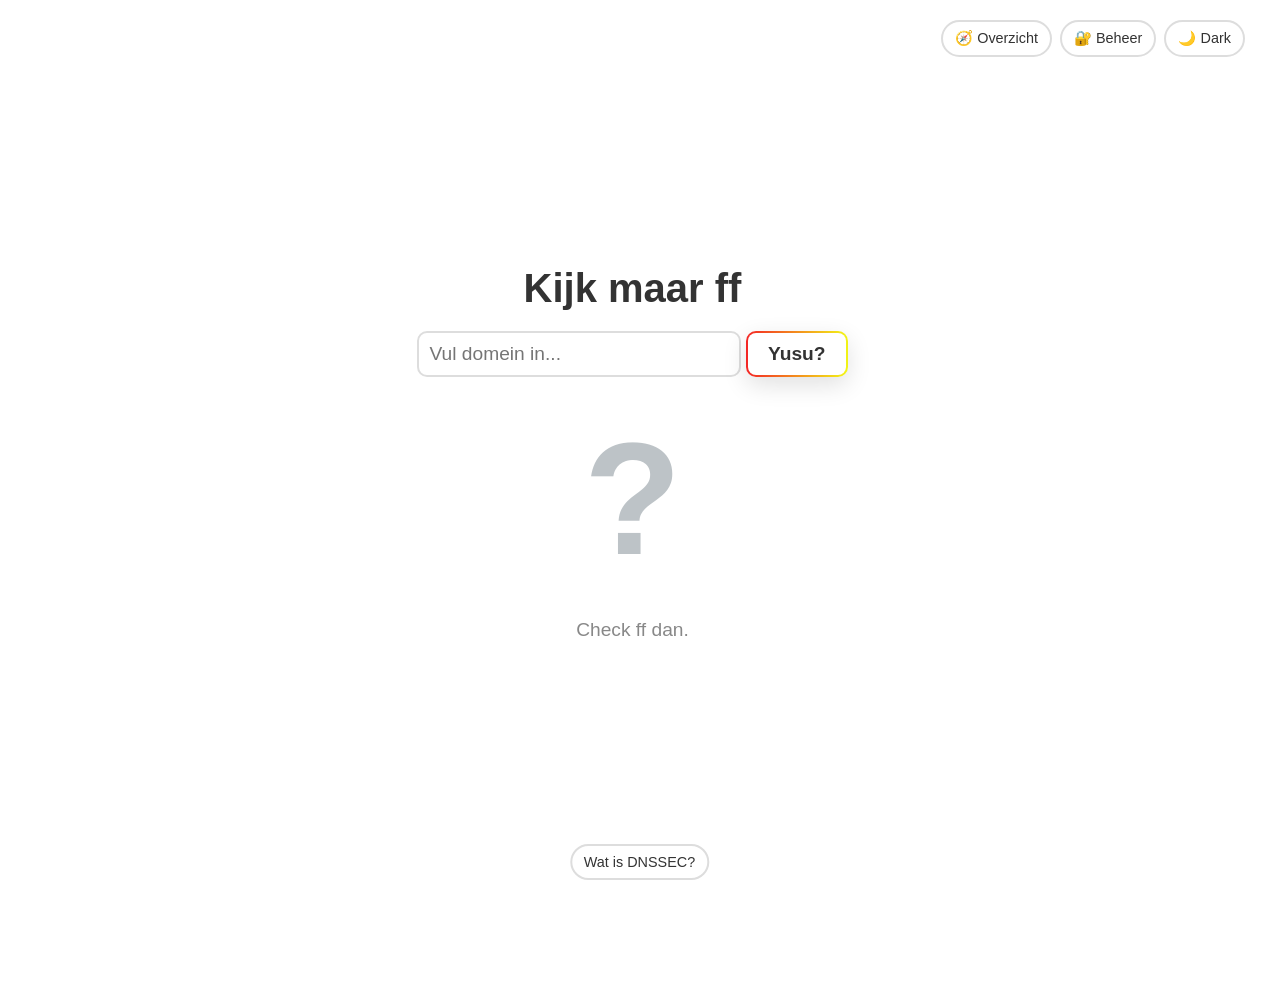
<file: index.html>
<!DOCTYPE html>
<html lang="nl">
<head>
    <script async src="https://www.googletagmanager.com/gtag/js?id=G-6KVMLB0CQ4"></script>
    <script>
      window.dataLayer = window.dataLayer || [];
      function gtag(){dataLayer.push(arguments);}
      gtag('js', new Date());

      gtag('config', 'G-6KVMLB0CQ4');
    </script>
    <meta charset="UTF-8">
    <meta name="viewport" content="width=device-width, initial-scale=1.0">
    <link rel="stylesheet" href="/assets/base.css?v=dev">
    <link rel="stylesheet" href="/assets/nav.css?v=dev">
    <script src="/assets/theme.js?v=dev"></script>
    <title>DNSSEC?</title>
    <link rel="icon" href="data:image/svg+xml,<svg xmlns=%22http://www.w3.org/2000/svg%22 viewBox=%220 0 100 100%22><text y=%22.9em%22 font-size=%2290%22>🚀</text></svg>">
    <style>
        /* Kleuren komen uit /assets/base.css */
        :root {
            --bg-color: var(--bg);
            --text-color: var(--text);
            --input-bg: var(--bg);
            --input-border: var(--border);
        }

        body {
            margin: 0;
            height: 100vh;
            display: flex;
            flex-direction: column;
            justify-content: center;
            align-items: center;
            font-family: 'Segoe UI', Tahoma, Geneva, Verdana, sans-serif;
            background-color: var(--bg-color);
            color: var(--text-color);
            transition: background-color 0.3s, color 0.3s;
            overflow: hidden;
            position: relative;
        }

        .container {
            text-align: center;
            z-index: 5;
        }

        #lukt-het {
            font-size: 1.2rem;
            color: var(--text-muted);
            height: 1.5em;
            margin-bottom: 5px;
            font-style: italic;
            visibility: hidden;
        }

        h1 {
            font-size: 2.5rem;
            margin-top: 0;
            margin-bottom: 20px;
        }

        input[type="text"] {
            padding: 10px;
            font-size: 1.2rem;
            border: var(--border-width) solid var(--input-border);
            border-radius: var(--radius-control);
            font-family: inherit;
            width: 300px;
            margin-bottom: 10px;
            background-color: var(--input-bg);
            color: var(--text-color);
        }

        /* Regenboogrand komt uit .rainbow-border (/assets/base.css) */
        button#check-btn {
            padding: 10px 20px;
            font-size: 1.2rem;
        }

        #status {
            font-size: 10rem;
            font-weight: bold;
            margin: 20px 0;
            min-height: 1.2em;
        }

        .ja { color: var(--green); }
        .nee { color: var(--red); }
        .laden { color: var(--neutral); }
        
        #details { font-size: 1.2rem; color: var(--text-muted); min-height: 1.5em; }

        #troll-btn {
            position: fixed;
            bottom: 20px;
            left: 50%;
            transform: translateX(-50%);
            text-decoration: none;
            padding: 8px 12px;
            font-size: 0.9rem;
            background-color: var(--bg);
            border: var(--border-width) solid var(--border);
            color: var(--text);
            border-radius: var(--radius-pill);
            transition: all 0.1s ease;
            z-index: 1000;
            white-space: nowrap;
        }

        #rocket {
            position: absolute;
            bottom: -100px;
            left: 50%;
            transform: translateX(-50%);
            font-size: 5rem;
            opacity: 0;
            z-index: 100;
            pointer-events: none;
        }

        @keyframes launch {
            0% { bottom: -100px; opacity: 0; transform: translateX(-50%) scale(1); }
            10% { opacity: 1; }
            90% { opacity: 1; }
            100% { bottom: 110vh; opacity: 0; transform: translateX(-50%) scale(1.1); }
        }

        .launching { animation: launch 2s ease-in forwards; }

        /* Koppen op mobiel: zelfde als Overzicht */
        @media (max-width: 640px) {
            h1 { font-size: 2rem; }
        }
    </style>
</head>
<body>

    <nav class="site-topbar">
        <div class="site-topbar-left"></div>
        <div class="site-topbar-right">
            <a href="/overzicht/" class="site-btn" title="Overzicht" aria-label="Overzicht">🧭<span class="nav-label"> Overzicht</span></a>
            <a href="/admin/" class="site-btn">🔐 Beheer</a>
            <button id="theme-toggle" class="site-btn" onclick="toggleTheme()" aria-label="Dark mode"></button>
        </div>
    </nav>
    <div id="rocket">🚀</div>

    <div class="container">
        <div id="lukt-het">Lukt het? 🎯</div>
        <h1>Kijk maar ff</h1>
        <input type="text" id="domainInput" placeholder="Vul domein in..." value="">
        <button id="check-btn" class="btn-rainbow-border rainbow-border" onclick="checkDNSSEC()">Yusu?</button>
        <p id="status" class="laden">?</p>
        <p id="details">Check ff dan.</p>
    </div>

    <a href="https://www.sidn.nl/moderne-internetstandaarden/dnssec" 
       target="_blank" 
       id="troll-btn" 
       onmouseover="moveButton(this)" 
       onclick="moveButton(this)">Wat is DNSSEC?</a>

    <script>
        let missCount = 0;

        function moveButton(btn) {
            missCount++;
            
            if (missCount >= 10) {
                document.getElementById('lukt-het').style.visibility = 'visible';
            }

            const padding = 50;
            const maxX = window.innerWidth - btn.offsetWidth - padding;
            const maxY = window.innerHeight - btn.offsetHeight - padding;
            
            const randomX = Math.max(padding, Math.floor(Math.random() * maxX));
            const randomY = Math.max(padding, Math.floor(Math.random() * maxY));

            btn.style.left = randomX + 'px';
            btn.style.top = randomY + 'px';
            btn.style.bottom = 'auto';
            btn.style.transform = 'none';
        }

        async function checkDNSSEC() {
            const input = document.getElementById('domainInput').value.trim();
            const statusElement = document.getElementById('status');
            const detailsElement = document.getElementById('details');
            const rocket = document.getElementById('rocket');

            if (!input) {
                alert("Vul eerst een domeinnaam in.");
                return;
            }

            statusElement.textContent = "...";
            statusElement.className = "laden";
            detailsElement.textContent = "Bezig met controleren...";
            rocket.classList.remove('launching');

            try {
                const response = await fetch(`https://dns.google/resolve?name=${input}&type=A&do=true`);
                const data = await response.json();

                if (data.AD === true) {
                    statusElement.textContent = 'Ja';
                    statusElement.className = 'ja';
                    detailsElement.textContent = 'Aha, oke.';
                    setTimeout(() => { rocket.classList.add('launching'); }, 300); 
                } else {
                    statusElement.textContent = 'Nee';
                    statusElement.className = 'nee';
                    detailsElement.textContent = 'Aha, oke.';
                }
            } catch (error) {
                statusElement.textContent = '?';
                statusElement.className = 'laden';
                detailsElement.textContent = "Er ging iets mis.";
            }
        }
    </script>
</body>
</html>
</file>
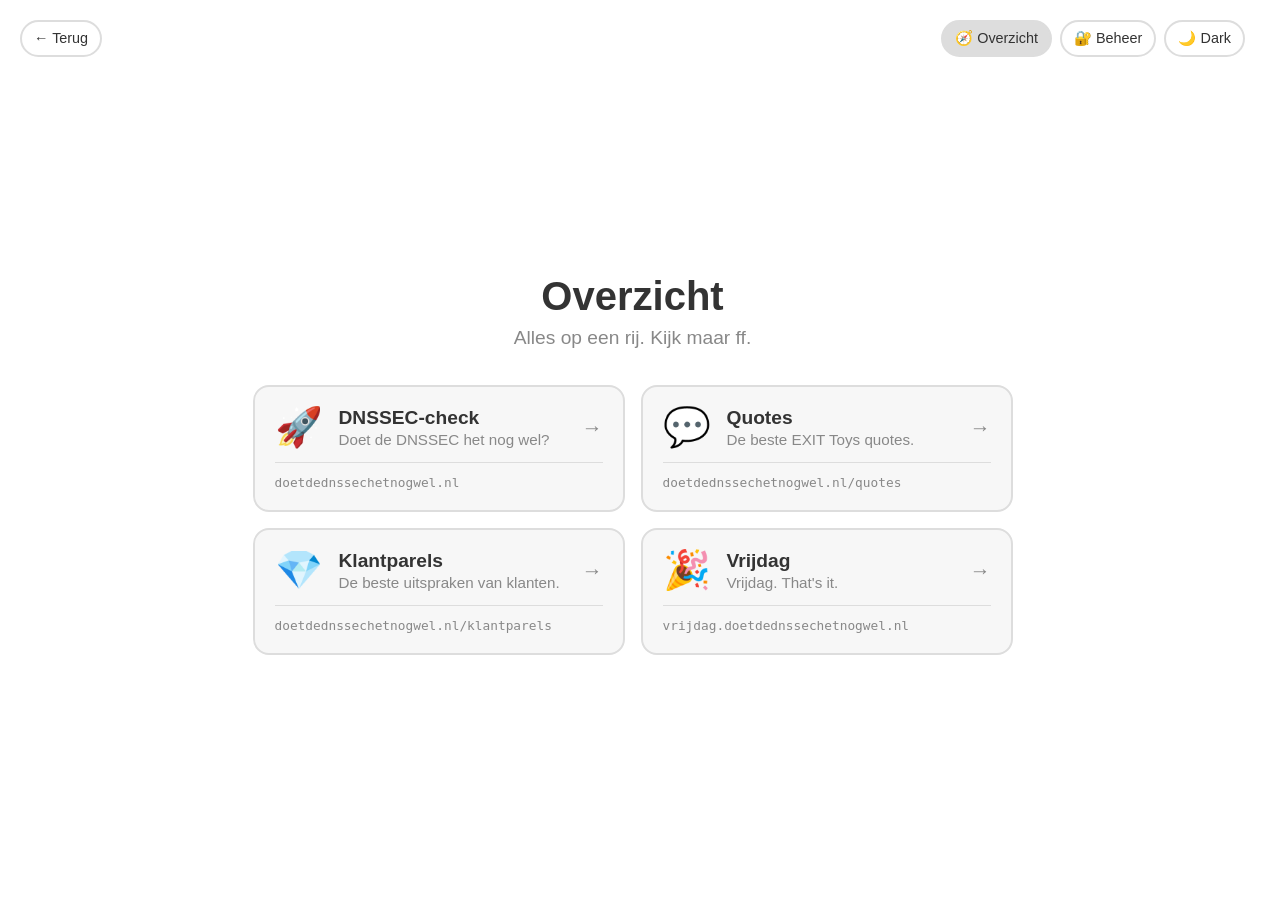
<file: overzicht/index.html>
<!DOCTYPE html>
<html lang="nl">
<head>
    <script async src="https://www.googletagmanager.com/gtag/js?id=G-6KVMLB0CQ4"></script>
    <script>
      window.dataLayer = window.dataLayer || [];
      function gtag(){dataLayer.push(arguments);}
      gtag('js', new Date());
      gtag('config', 'G-6KVMLB0CQ4');
    </script>
    <meta charset="UTF-8">
    <meta name="viewport" content="width=device-width, initial-scale=1.0">
    <link rel="stylesheet" href="/assets/base.css?v=dev">
    <link rel="stylesheet" href="/assets/nav.css?v=dev">
    <script src="/assets/theme.js?v=dev"></script>
    <title>Overzicht — DNSSEC</title>
    <link rel="icon" href="data:image/svg+xml,<svg xmlns=%22http://www.w3.org/2000/svg%22 viewBox=%220 0 100 100%22><text y=%22.9em%22 font-size=%2290%22>🧭</text></svg>">
    <style>
        /* Kleuren komen uit /assets/base.css */

        * { box-sizing: border-box; margin: 0; padding: 0; }

        body {
            font-family: 'Segoe UI', Tahoma, Geneva, Verdana, sans-serif;
            background: var(--bg);
            color: var(--text);
            transition: background 0.3s, color 0.3s;
            min-height: 100vh;
            display: flex;
            flex-direction: column;
        }

        /* ── Inhoud ── */
        main {
            flex: 1;
            display: flex;
            flex-direction: column;
            align-items: center;
            justify-content: center;
            padding: 24px 20px 72px;
        }

        .intro { text-align: center; margin-bottom: 36px; }

        h1 { font-size: 2.5rem; margin-bottom: 8px; }

        .intro p { font-size: 1.2rem; color: var(--text-muted); }

        .grid {
            display: grid;
            grid-template-columns: repeat(2, minmax(0, 1fr));
            gap: 16px;
            width: 100%;
            max-width: 760px;
        }

        a.card {
            display: flex;
            flex-direction: column;
            gap: 14px;
            padding: 20px;
            border: 2px solid var(--border);
            border-radius: var(--radius-box);
            background: var(--surface);
            color: var(--text);
            text-decoration: none;
            transition: transform 0.15s ease, box-shadow 0.15s ease;
        }

        a.card:hover, a.card:focus-visible {
            border-color: transparent;
            background:
                linear-gradient(var(--surface), var(--surface)) padding-box,
                var(--rainbow) border-box;
            background-size: auto, 600px 100%;
            background-repeat: no-repeat, repeat-x;
            animation: regenboog-rand 10s linear infinite;
            transform: translateY(-3px);
            box-shadow: 0 8px 24px var(--shadow);
            outline: none;
        }

        .card-top { display: flex; align-items: center; gap: 16px; }

        .card-emoji { font-size: 2.4rem; line-height: 1; flex-shrink: 0; }

        .card-body { flex: 1; min-width: 0; }

        .card-title { font-size: 1.2rem; font-weight: bold; margin-bottom: 2px; }

        .card-desc { font-size: 0.95rem; color: var(--text-muted); }

        .card-url {
            margin-top: auto;
            padding-top: 12px;
            border-top: 1px solid var(--border);
            font-family: ui-monospace, 'SF Mono', Menlo, Consolas, monospace;
            font-size: 0.8rem;
            color: var(--text-muted);
            overflow-wrap: anywhere;
            transition: color 0.15s ease;
        }

        a.card:hover .card-url, a.card:focus-visible .card-url { color: var(--text); }

        .card-arrow {
            font-size: 1.3rem;
            color: var(--text-muted);
            flex-shrink: 0;
            transition: transform 0.15s ease, color 0.15s ease;
        }

        a.card:hover .card-arrow, a.card:focus-visible .card-arrow {
            transform: translateX(4px);
            color: var(--text);
        }

        @media (max-width: 640px) {
            main { justify-content: flex-start; padding-top: 16px; }

            h1 { font-size: 2rem; }

            .intro p { font-size: 1rem; }

            .grid { grid-template-columns: 1fr; }
        }

        @media (prefers-reduced-motion: reduce) {
            a.card, .card-arrow, .card-url { transition: none; }
            a.card:hover, a.card:focus-visible { animation: none; transform: none; }
        }
    </style>
</head>
<body>

    <nav class="site-topbar">
        <div class="site-topbar-left">
            <a href="/" class="site-btn back-link">← Terug</a>
        </div>
        <div class="site-topbar-right">
            <a href="/overzicht/" class="site-btn" title="Overzicht" aria-label="Overzicht" aria-current="page">🧭<span class="nav-label"> Overzicht</span></a>
            <a href="/admin/" class="site-btn">🔐 Beheer</a>
            <button id="theme-toggle" class="site-btn" onclick="toggleTheme()" aria-label="Dark mode"></button>
        </div>
    </nav>
    <div class="site-topbar-spacer"></div>

    <main>
        <div class="intro">
            <h1>Overzicht</h1>
            <p>Alles op een rij. Kijk maar ff.</p>
        </div>

        <div class="grid">
            <a class="card" href="/">
                <div class="card-top">
                    <span class="card-emoji">🚀</span>
                    <div class="card-body">
                        <div class="card-title">DNSSEC-check</div>
                        <div class="card-desc">Doet de DNSSEC het nog wel?</div>
                    </div>
                    <span class="card-arrow">→</span>
                </div>
                <div class="card-url">doetdednssechetnogwel.nl</div>
            </a>

            <a class="card" href="/quotes/">
                <div class="card-top">
                    <span class="card-emoji">💬</span>
                    <div class="card-body">
                        <div class="card-title">Quotes</div>
                        <div class="card-desc">De beste EXIT Toys quotes.</div>
                    </div>
                    <span class="card-arrow">→</span>
                </div>
                <div class="card-url">doetdednssechetnogwel.nl<wbr>/quotes</div>
            </a>

            <a class="card" href="/klantparels/">
                <div class="card-top">
                    <span class="card-emoji">💎</span>
                    <div class="card-body">
                        <div class="card-title">Klantparels</div>
                        <div class="card-desc">De beste uitspraken van klanten.</div>
                    </div>
                    <span class="card-arrow">→</span>
                </div>
                <div class="card-url">doetdednssechetnogwel.nl<wbr>/klantparels</div>
            </a>

            <a class="card" href="https://vrijdag.doetdednssechetnogwel.nl">
                <div class="card-top">
                    <span class="card-emoji">🎉</span>
                    <div class="card-body">
                        <div class="card-title">Vrijdag</div>
                        <div class="card-desc">Vrijdag. That's it.</div>
                    </div>
                    <span class="card-arrow">→</span>
                </div>
                <div class="card-url">vrijdag.<wbr>doetdednssechetnogwel.nl</div>
            </a>
        </div>
    </main>

</body>
</html>
</file>
<file: assets/base.css>
/* ── Gedeelde huisstijl ───────────────────────────────────────────────────────
   Eén kleurenpalet en vaste maten voor het hele domein, gebaseerd op de
   Overzicht-pagina. Elke pagina laadt dit bestand vóór haar eigen <style>.
   Kleur of maat aanpassen? Doe het hier, dan verandert het overal.
   Mobiel = max-width: 640px (min-width: 641px voor groter). Gebruik overal
   dit omslagpunt, dan schakelt alles tegelijk. */

:root {
    /* Kleuren */
    --bg:         #ffffff;
    --surface:    #f7f7f7;
    --text:       #333333;
    --text-muted: #888888;
    --border:     #dddddd;
    --neutral:    #bdc3c7;   /* nog niet ingevuld / geen stem */
    --shadow:     rgba(0,0,0,0.12);
    --overlay:    rgba(0,0,0,0.55);
    --green:      #2ecc71;   /* ja / goedkeuren / omhoog */
    --red:        #e74c3c;   /* nee / afwijzen / omlaag */

    /* Meldingen (gelukt / fout / waarschuwing) */
    --success-bg:     #d4edda;
    --success-text:   #155724;
    --error-bg:       #f8d7da;
    --error-text:     #721c24;
    --warning-bg:     #fff8e1;
    --warning-border: #ffc107;
    --warning-text:   #7a5800;

    /* Vormen */
    --radius-pill:    20px;   /* pilknoppen, chips, tabs */
    --radius-control: 10px;   /* invoervelden, actieknoppen */
    --radius-box:     16px;   /* kaarten, modals, pop-ups */
    --border-width:   2px;

    /* Typografie */
    --font: 'Segoe UI', Tahoma, Geneva, Verdana, sans-serif;

    /* Regenboog: hét kenmerk van de site (hoofdknoppen, hover op kaarten) */
    --rainbow: linear-gradient(90deg,
        hsl(0,   90%, 55%),
        hsl(60,  90%, 52%),
        hsl(120, 80%, 45%),
        hsl(180, 85%, 45%),
        hsl(240, 90%, 60%),
        hsl(300, 90%, 55%),
        hsl(360, 90%, 55%));
}

[data-theme="dark"] {
    --bg:         #1a1a1a;
    --surface:    #252525;
    --text:       #f0f0f0;
    --text-muted: #888888;
    --border:     #3a3a3a;
    --neutral:    #555555;
    --shadow:     rgba(0,0,0,0.4);

    --success-bg:     #1a3a22;
    --success-text:   #86efac;
    --error-bg:       #3a1a1c;
    --error-text:     #fca5a5;
    --warning-bg:     #332900;
    --warning-text:   #ffd54f;
}

body {
    font-family: var(--font);
    background-color: var(--bg);
    color: var(--text);
    transition: background-color 0.3s, color 0.3s;
}

/* Eén animatie voor alle regenboog-effecten: 600px per 10s, naar links.
   De eerste laag (vulling binnen de rand) blijft staan, de regenboog schuift. */
@keyframes regenboog-rand {
    from { background-position: 0 0, 0 0; }
    to   { background-position: 0 0, -600px 0; }
}

/* Regenboogrand met schaduw: dé stijl voor hoofdknoppen en opvallende
   meldingen. De Overzicht-kaarten gebruiken hetzelfde effect bij hover. */
.rainbow-border {
    border: var(--border-width) solid transparent;
    background:
        linear-gradient(var(--bg), var(--bg)) padding-box,
        var(--rainbow) border-box;
    background-size: auto, 600px 100%;
    background-repeat: no-repeat, repeat-x;
    animation: regenboog-rand 10s linear infinite;
    box-shadow: 0 8px 24px var(--shadow);
}

/* Knopvariant: tekst in de gewone tekstkleur binnen de regenboogrand */
.btn-rainbow-border {
    color: var(--text);
    border-radius: var(--radius-control);
    padding: 10px 22px;
    font-family: inherit;
    font-size: 1rem;
    font-weight: 600;
    cursor: pointer;
    transition: transform 0.15s ease;
}

.btn-rainbow-border:hover { transform: translateY(-3px); }
.btn-rainbow-border:disabled { opacity: 0.5; cursor: not-allowed; animation: none; transform: none; }

/* Sleepstreepje bovenin modals; alleen op mobiel, waar de modal van onderen inschuift */
.modal-handle {
    width: 40px;
    height: 4px;
    background: var(--border);
    border-radius: 4px;
    margin: 0 auto 20px;
}

@media (min-width: 641px) { .modal-handle { display: none; } }

@media (prefers-reduced-motion: reduce) {
    .rainbow-border { animation: none; }
    .btn-rainbow-border:hover { transform: none; }
}
</file>
<file: assets/nav.css>
/* ── Gedeelde bovenbalk ──────────────────────────────────────────────────────
   Wordt door elke pagina geladen, zodat de knoppen overal exact hetzelfde
   staan en eruitzien. Stijl gebaseerd op de Overzicht-pagina.
   Pas knoppen dus HIER aan, niet in de losse pagina's. */

/* Kleuren komen uit assets/base.css */
:root {
    --nav-text:   var(--text);
    --nav-border: var(--border);
}

.site-topbar {
    position: absolute;
    top: 0;
    left: 0;
    right: 0;
    z-index: 100;
    display: flex;
    align-items: center;
    justify-content: space-between;
    padding: 20px;
    font-family: 'Segoe UI', Tahoma, Geneva, Verdana, sans-serif;
    pointer-events: none;
}

.site-topbar-left,
.site-topbar-right {
    display: flex;
    align-items: center;
    gap: 8px;
    pointer-events: auto;
}

/* Ruimte vrijhouden op pagina's waar de inhoud bovenaan begint */
.site-topbar-spacer { height: 77px; }

.site-btn {
    box-sizing: border-box;
    display: inline-block;
    margin: 0;
    background: none;
    border: 2px solid var(--nav-border);
    color: var(--nav-text);
    padding: 8px 12px;
    border-radius: 20px;
    cursor: pointer;
    font-family: inherit;
    font-size: 0.9rem;
    font-weight: normal;
    line-height: 1.2;
    text-decoration: none;
    white-space: nowrap;
}

.site-btn:hover { opacity: 0.7; }

/* Themaknop: label komt uit CSS (staat dus meteen goed) en de knop heeft een
   vaste breedte, zodat de andere knoppen niet verspringen bij Dark ↔ Light. */
#theme-toggle {
    min-width: 5.6em;
    text-align: center;
}
#theme-toggle::before { content: '🌙 Dark'; }
[data-theme="dark"] #theme-toggle::before { content: '☀️ Light'; }

/* Altijd ruimte voor de scrollbalk, zodat de knoppen niet opschuiven als een
   pagina (bijv. Klantparels) lang genoeg wordt om te scrollen. */
html { scrollbar-gutter: stable; }

/* De knop van de pagina waar je nu bent */
.site-btn[aria-current="page"] {
    background: var(--nav-border);
    cursor: default;
}

.site-btn[aria-current="page"]:hover { opacity: 1; }

@media (max-width: 640px) {
    .site-topbar { padding: 14px; }
    .site-topbar-spacer { height: 59px; }
    .site-btn {
        padding: 6px 10px;
        font-size: 0.8rem;
    }
}

/* Smalle telefoons (bijv. 360px): knoppen iets compacter zodat alles met tekst past */
@media (max-width: 400px) {
    .site-topbar-left,
    .site-topbar-right { gap: 6px; }
    .site-btn { padding: 6px 8px; }
}

/* Alleen op hele kleine schermen (bijv. 320px) bij Overzicht alleen het icoon */
@media (max-width: 359px) {
    .site-btn .nav-label { display: none; }
}
</file>
